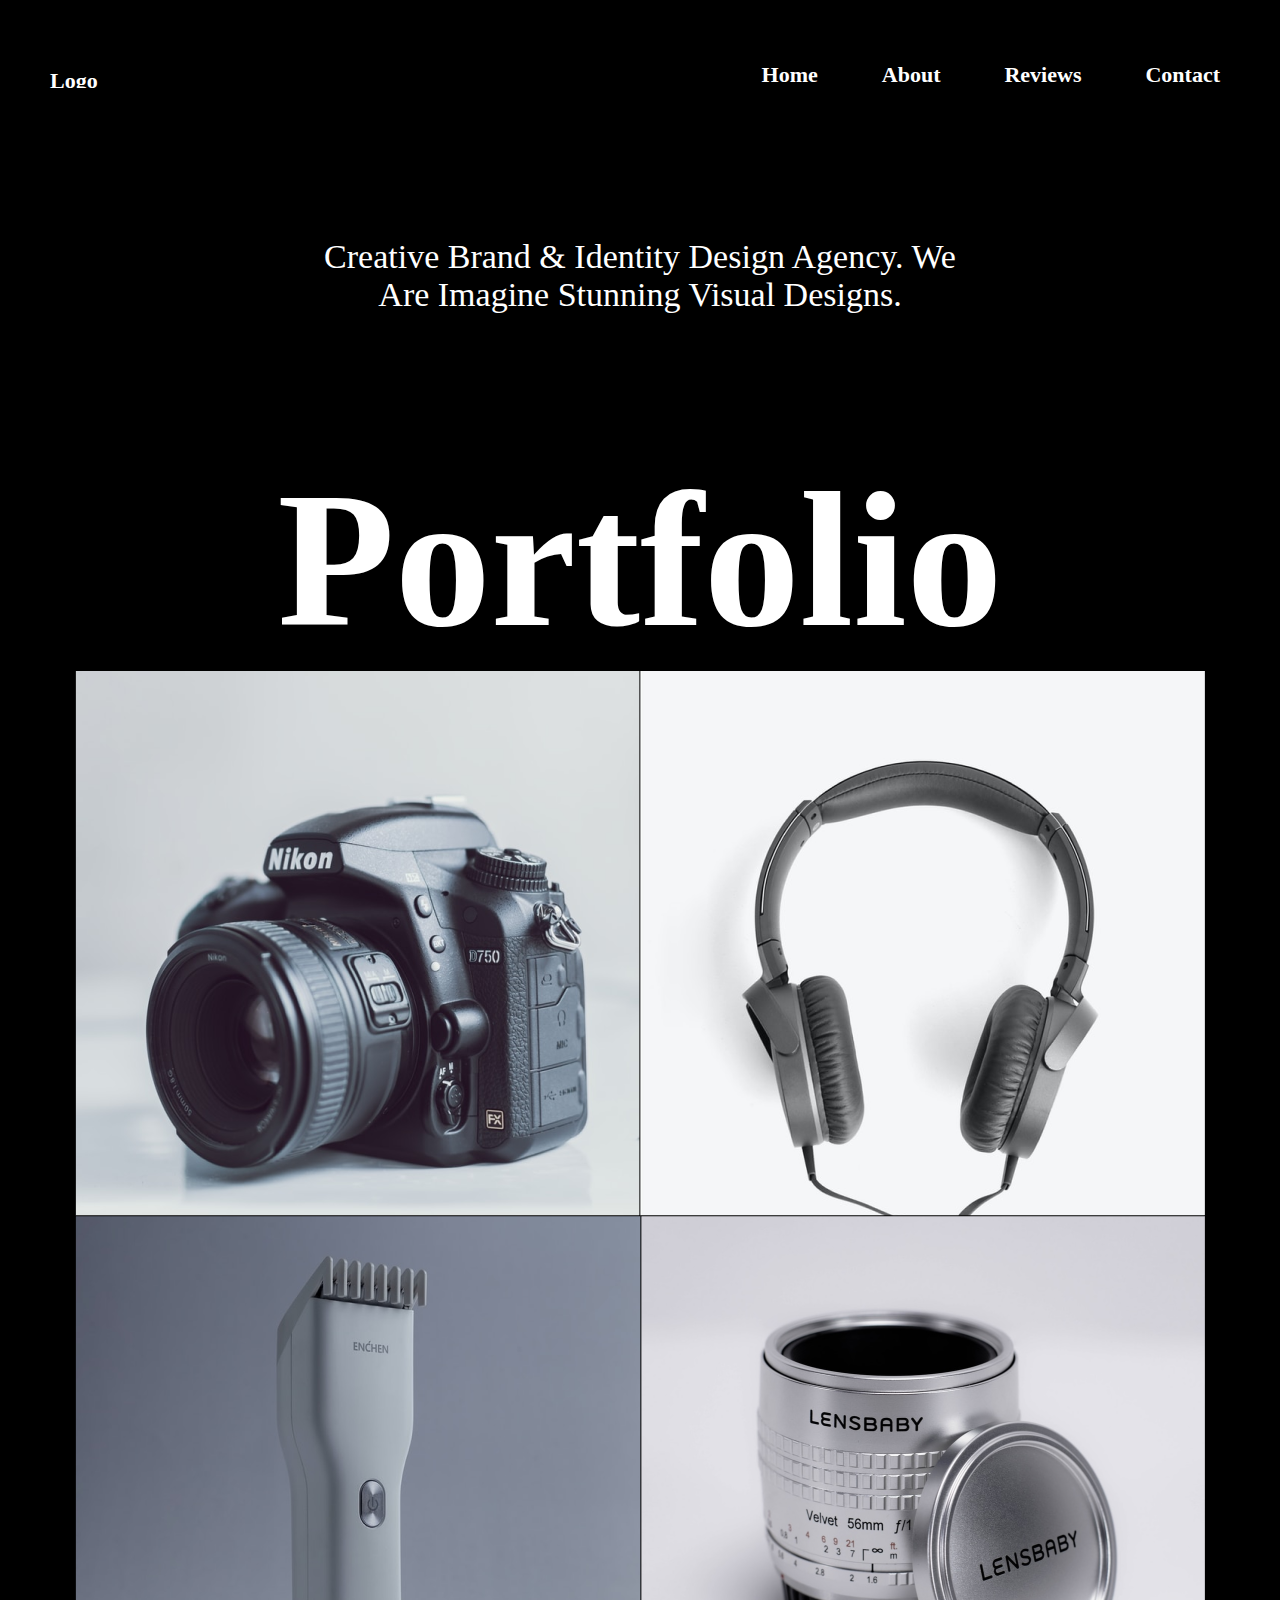
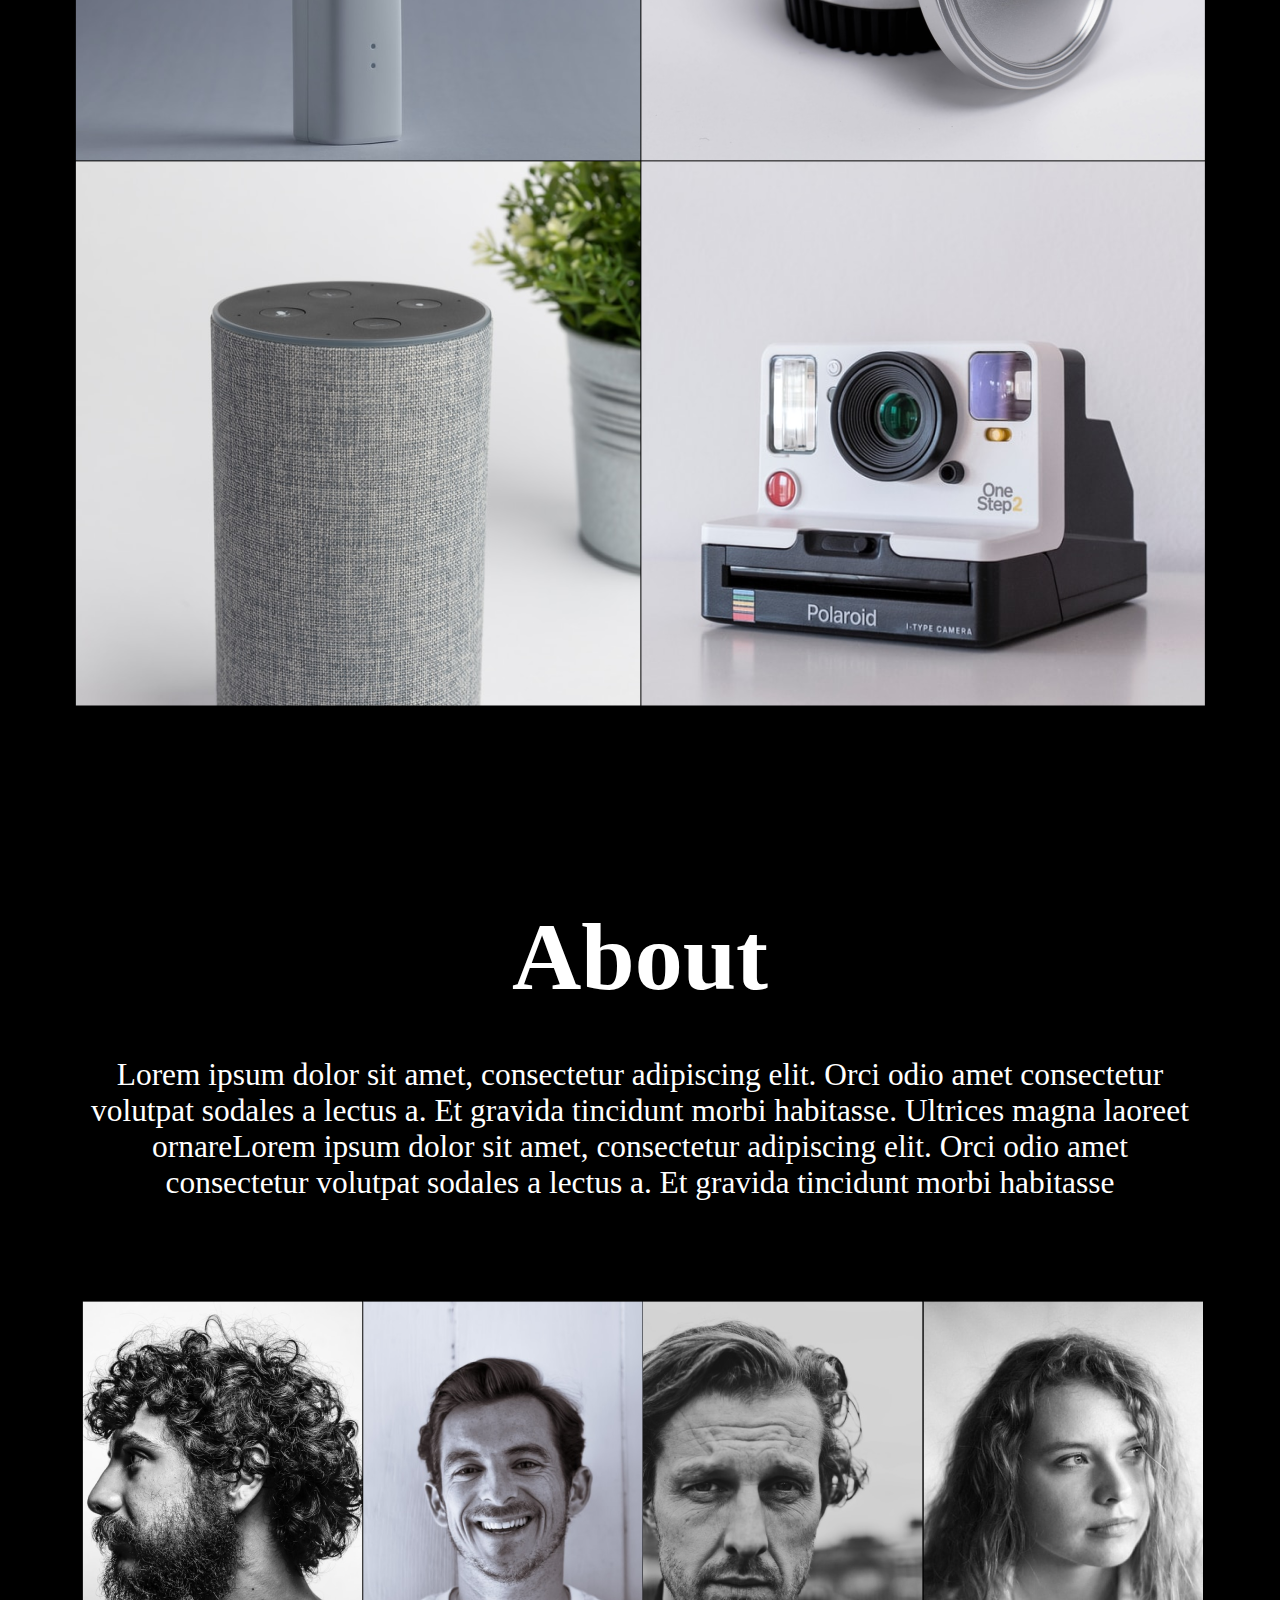
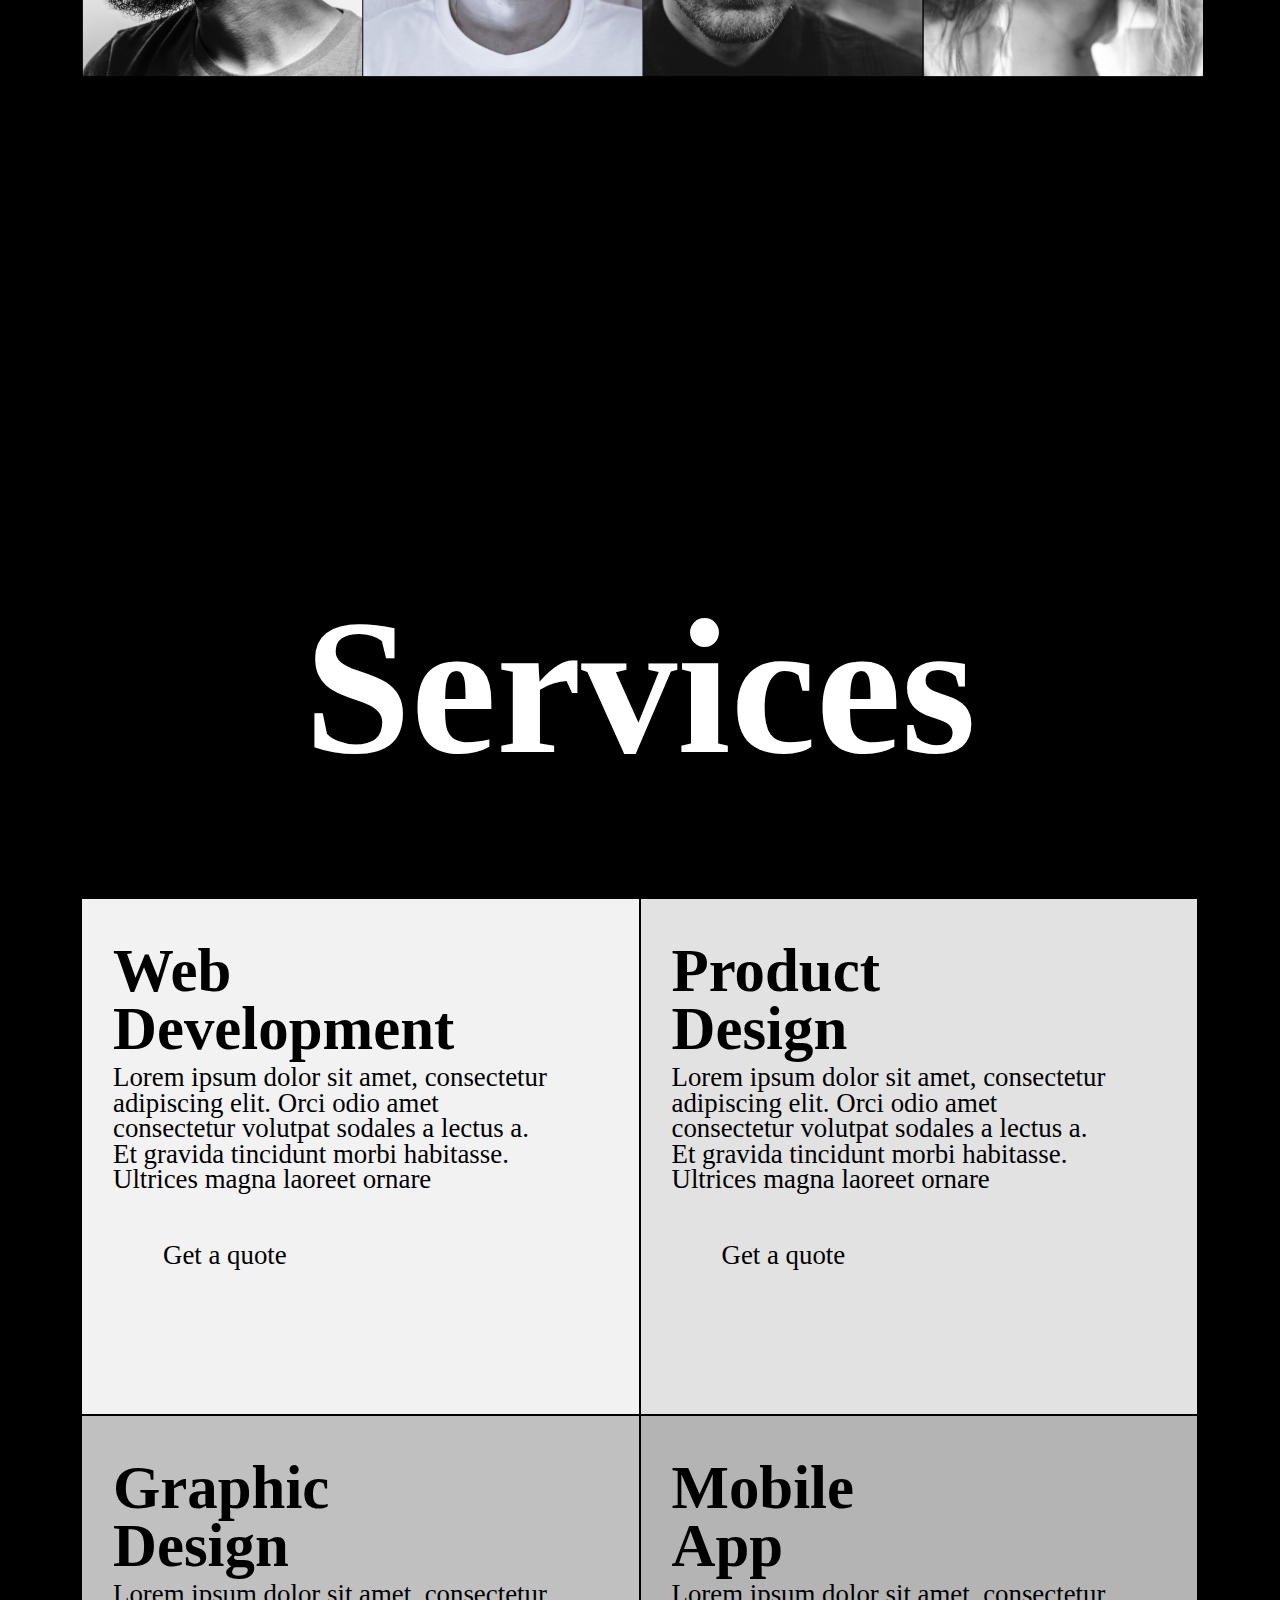
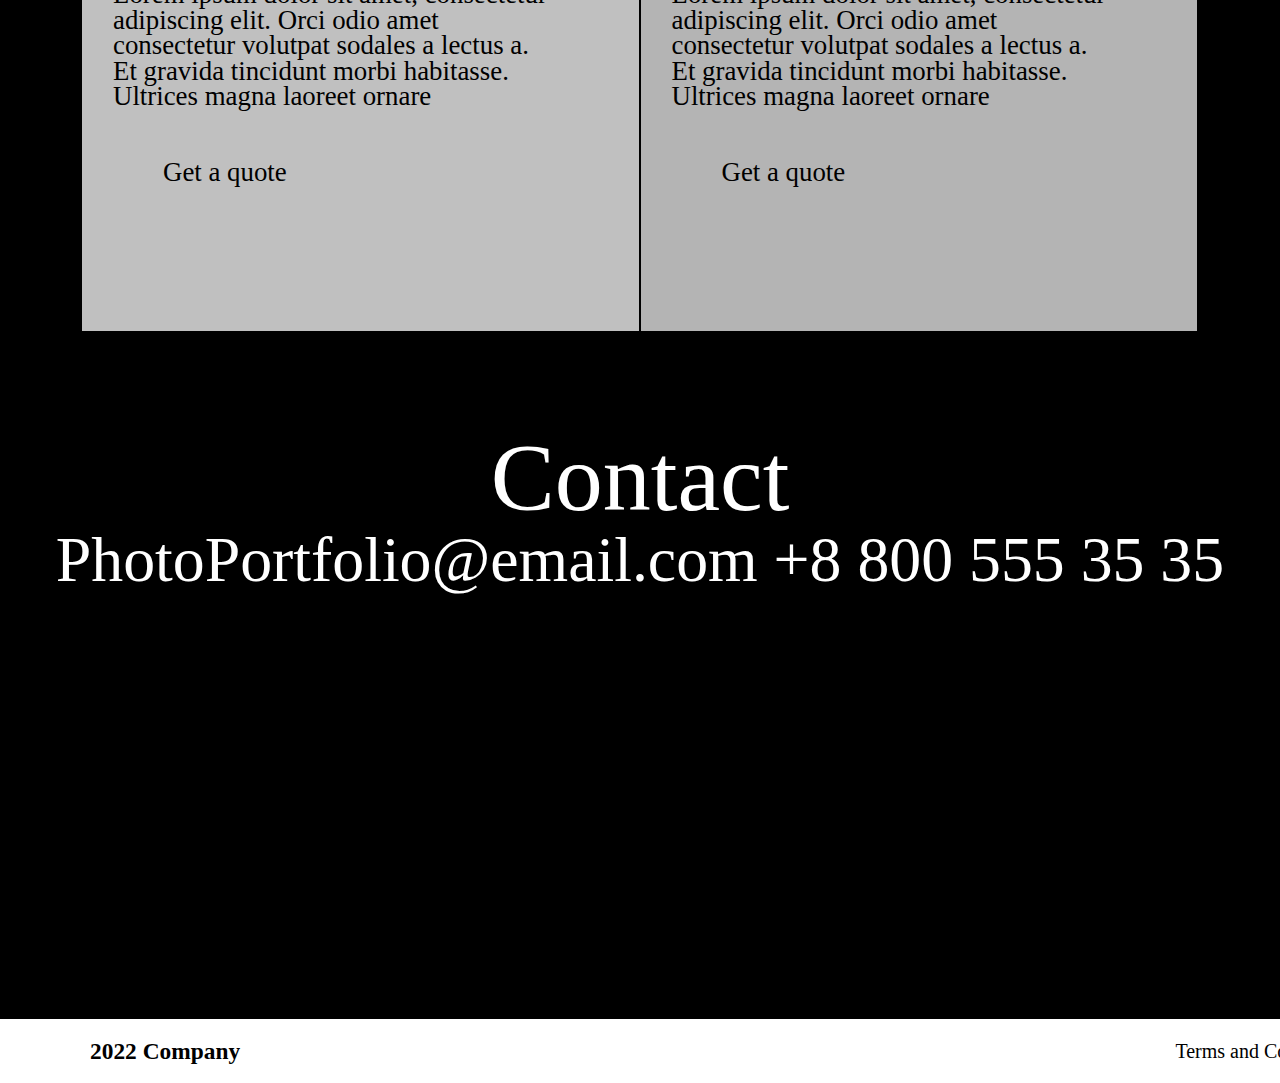
<file: index.html>
<!doctype html>
<html lang="en">

<head>
    <meta charset="UTF-8">
    <meta name="viewport" content="width=device-width, user-scalable=no, initial-scale=1.0, maximum-scale=1.0, minimum-scale=1.0">
    <meta http-equiv="X-UA-Compatible" content="ie=edge">
    <title>Photogphi</title>
    <link rel="stylesheet" href="css/style.css">
</head>

<body>
    <div class="header-wrap">
        <header class="header">
            <div class="header-top">
                <a href="#">
                    <p class="logo1"> Logo</p>
                </a>
                <ul class="menu">
                    <li><a href="#">Home</a></li>
                    <li><a href="#">About</a></li>
                    <li><a href="#">Reviews</a></li>
                    <li><a href="#">Contact</a></li>
                </ul>
            </div>
            <div class="header-main">
                <p class="text">Creative Brand & Identity Design Agency. We <br>Are Imagine Stunning Visual Designs.</p>
            </div>
        </header>
    </div>
    <main class="content">
        <section class="portfolio">
            <div class="Portfolio-text">
                <h1>Portfolio</h1>
            </div>
            <div class="img">
                <img class="content__img" src="img/1.png" alt="Photo1">
                <img class="content__img" src="img/2.png" alt="Photo2">
                <img class="content__img" src="img/3.png" alt="Photo3">
                <img class="content__img" src="img/4.png" alt="Photo4">
                <img class="content__img" src="img/5.png" alt="Photo5">
                <img class="content__img" src="img/6.png" alt="Photo6">
            </div>
            <div class="about">
                <div class="about-text">
                    <h1>About</h1>
                    <p>Lorem ipsum dolor sit amet, consectetur adipiscing elit. Orci odio amet consectetur volutpat sodales a lectus a. Et gravida tincidunt morbi habitasse. Ultrices magna laoreet ornareLorem ipsum dolor sit amet, consectetur adipiscing
                        elit. Orci odio amet consectetur volutpat sodales a lectus a. Et gravida tincidunt morbi habitasse</p>
                    <div class="img-about">
                        <img class="image-about" src="img/8.png" alt="Phortret8">
                        <img class="image-about" src="img/9.png" alt="Phortret9">
                        <img class="image-about" src="img/10.png" alt="Phortret10">
                        <img class="image-about" src="img/11.png" alt="Phortret11">
                    </div>
                </div>
            </div>
        </section>
        <div class="services-block">
            <div class="services">
                <h1>Services</h1>
            </div>
        <div class="block">
                <div class="services-text" id="text0">
                <h2>Web <br> Development</h2>
                 <p>Lorem ipsum dolor sit amet, consectetur adipiscing elit. Orci odio amet consectetur volutpat sodales a lectus a. Et gravida tincidunt morbi habitasse. Ultrices magna laoreet ornare</p>
                <p><a href="#">Get a quote</a></p>
                </div>
                <div class="services-text1" id="text2">
                <h2>Product <br>Design</h2>
                <p>Lorem ipsum dolor sit amet, consectetur adipiscing elit. Orci odio amet consectetur volutpat sodales a lectus a. Et gravida tincidunt morbi habitasse. Ultrices magna laoreet ornare</p>
                <p><a href="#">Get a quote</a></p>
                </div>
                <div class="services-text2" id="text3">
                <h2>Graphic <br>Design</h2>
                <p>Lorem ipsum dolor sit amet, consectetur adipiscing elit. Orci odio amet consectetur volutpat sodales a lectus a. Et gravida tincidunt morbi habitasse. Ultrices magna laoreet ornare</p>
                <p><a href="#">Get a quote</a></p>
                </div>
                <div class="services-text3" id="text4">
                <h2>Mobile <br>App</h2>
                <p>Lorem ipsum dolor sit amet, consectetur adipiscing elit. Orci odio amet consectetur volutpat sodales a lectus a. Et gravida tincidunt morbi habitasse. Ultrices magna laoreet ornare</p>
                <p><a href="#">Get a quote</a></p>
            </div>
        </div>
        <div class="contact">
            <h1>Contact</h1>
            <p> PhotoPortfolio@email.com +8 800 555 35 35 </p>
        </div>
    </div>
    </main>
    <footer class="footer">
        <div class="footer-company">
            <h3>2022 Company</h3>
        </div>
        <div class="footer-text">
            <p>Terms  and Conditions</p>
            <p>Privacy Policy</p>
        </div>
    </footer>
</body>
</html>
</file>
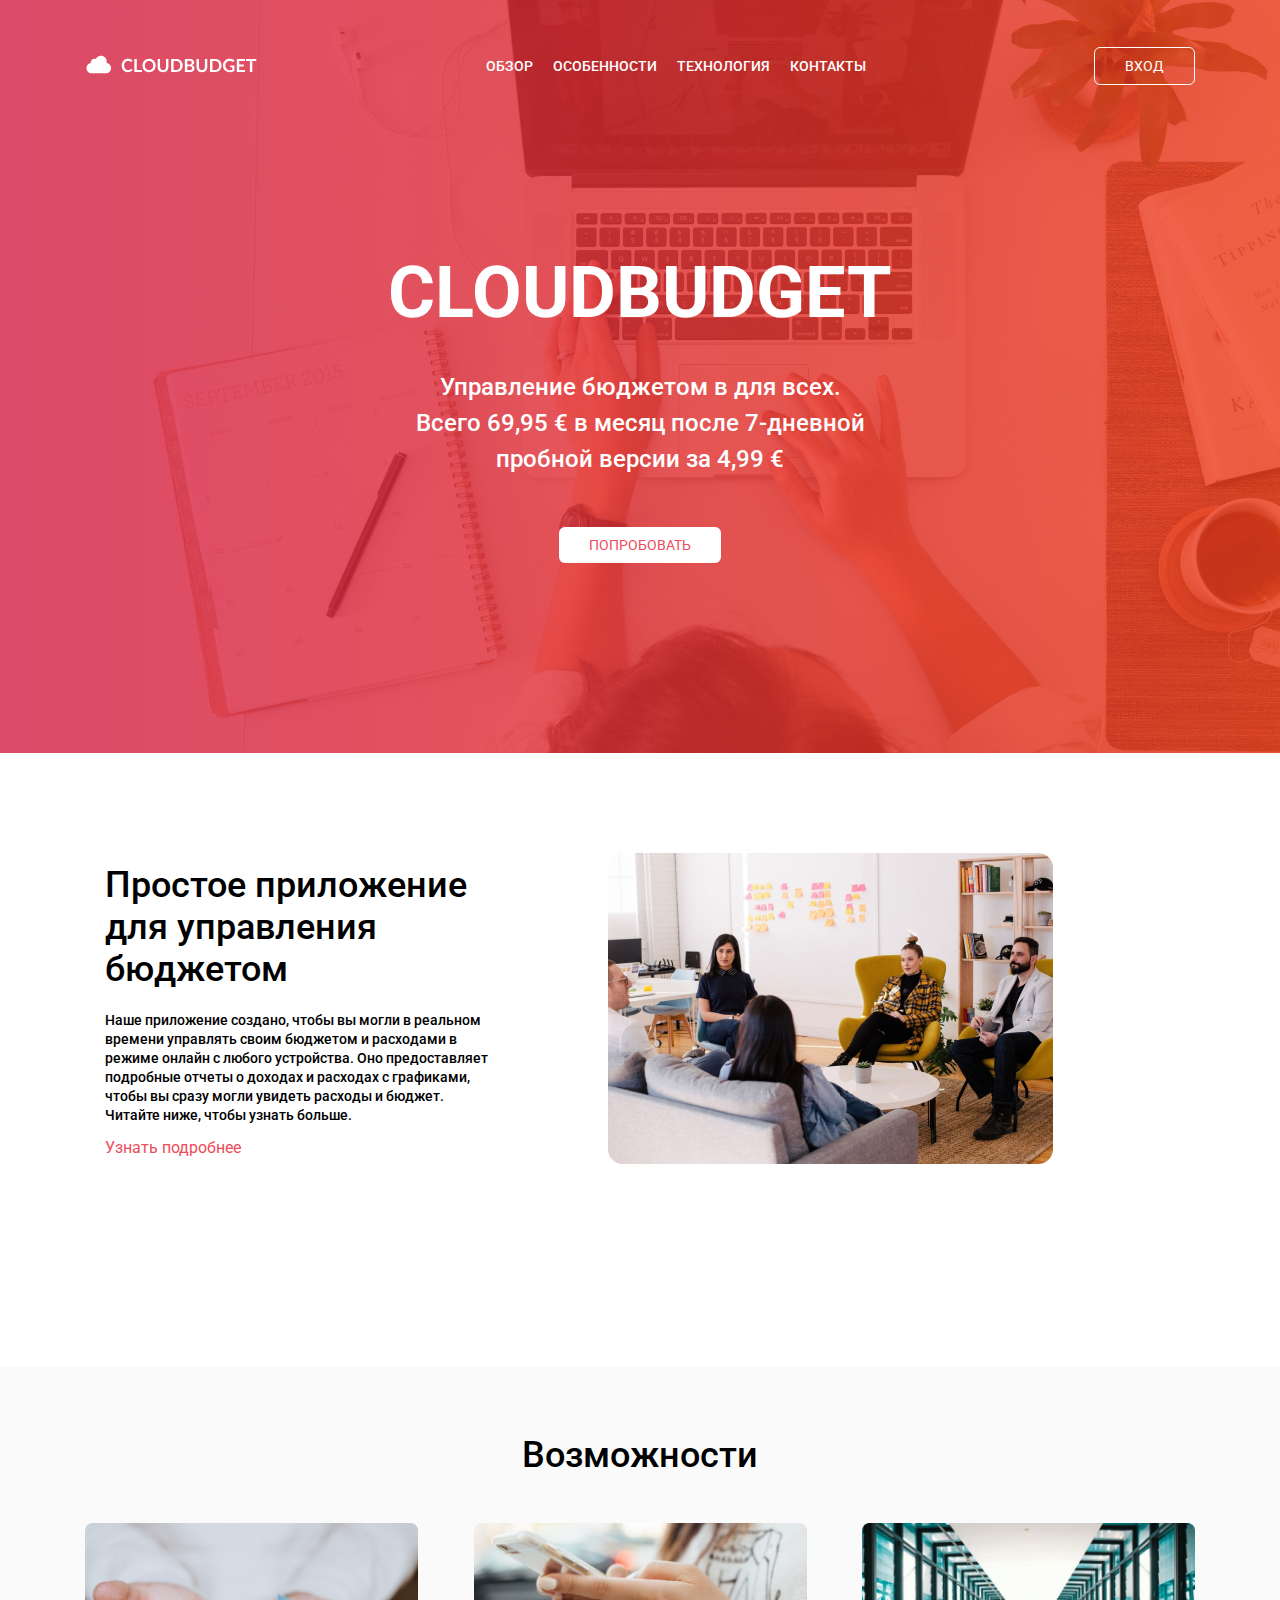
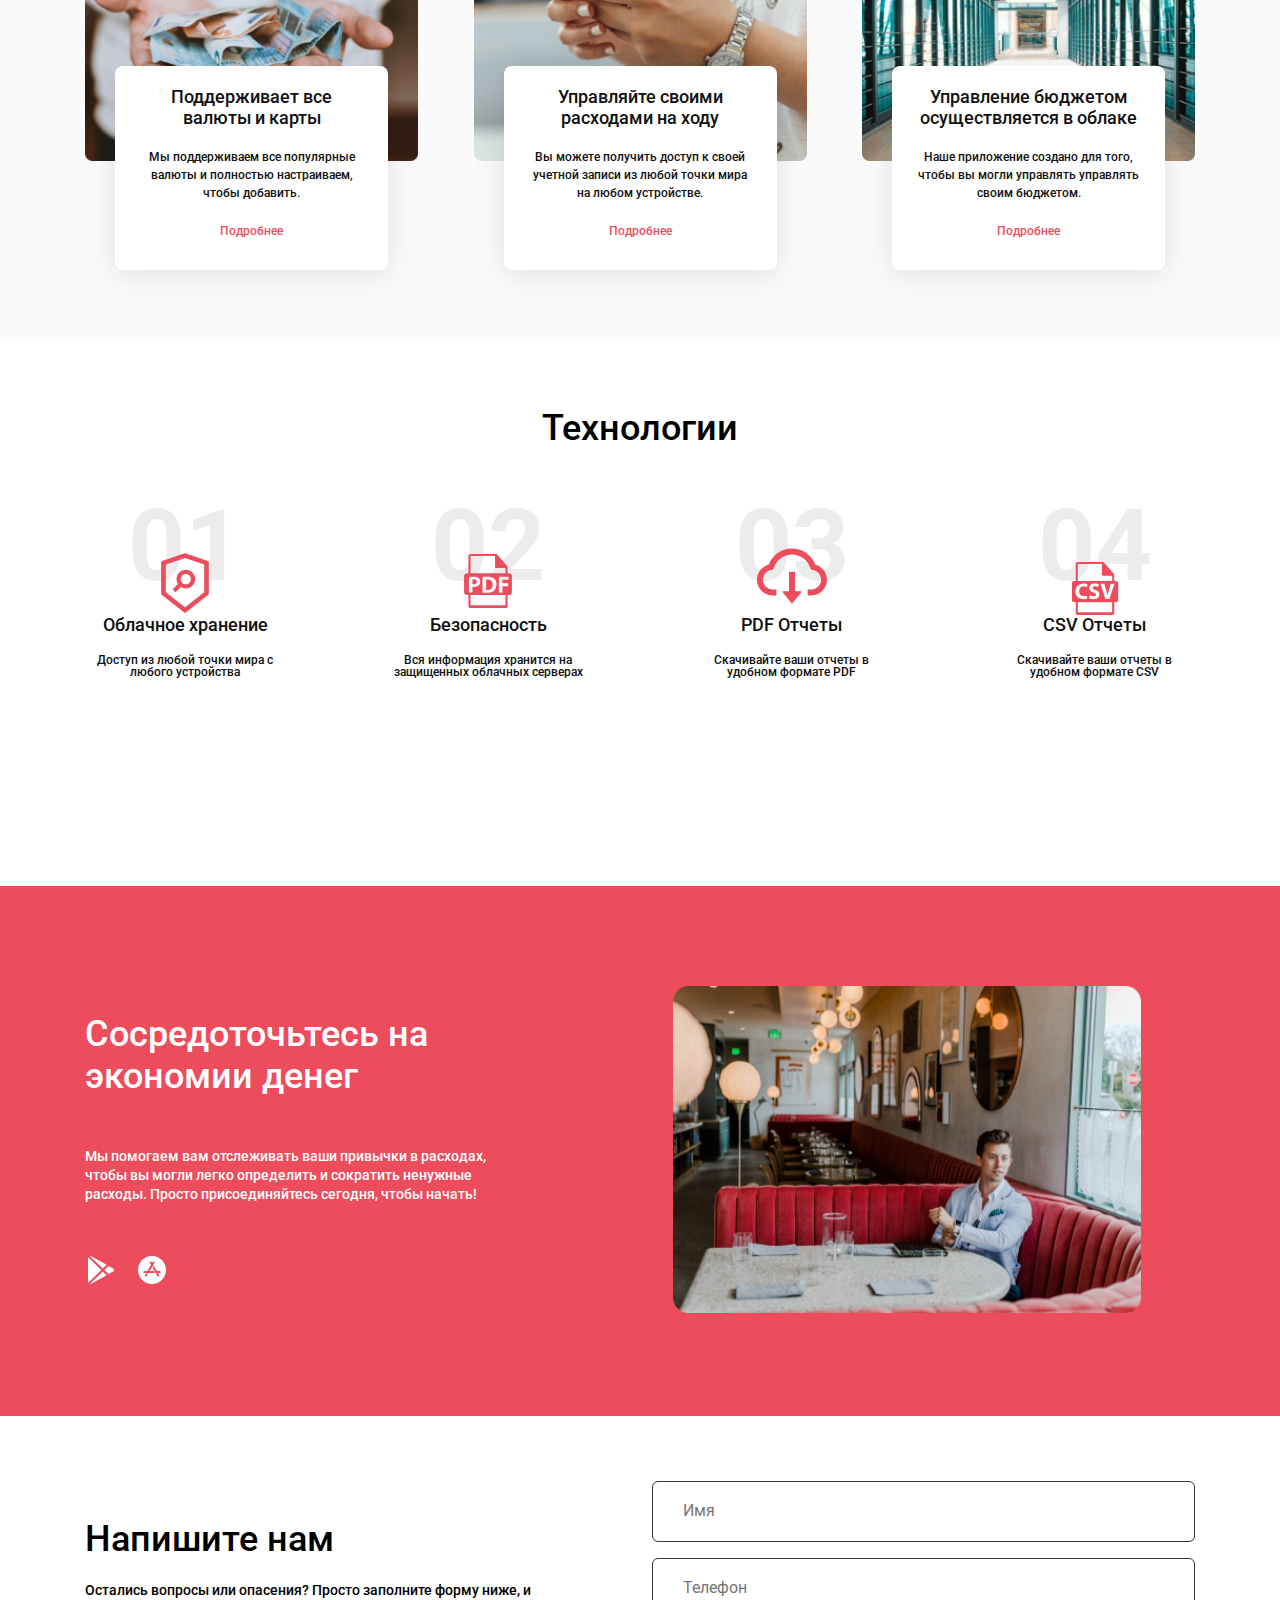
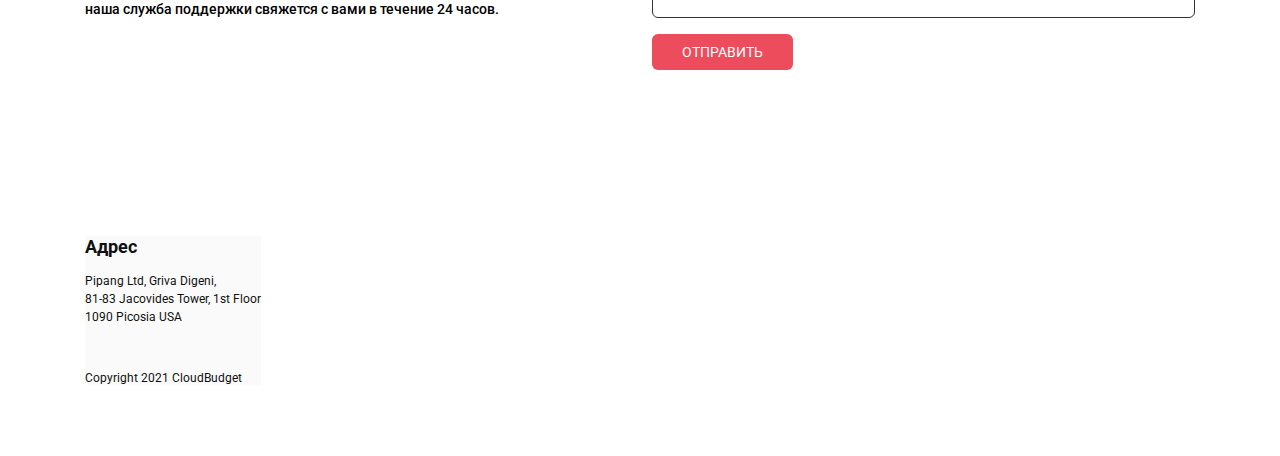
<file: git/index.html>
<!DOCTYPE html>
<html lang="en">
  <head>
    <meta charset="UTF-8" />
    <meta http-equiv="X-UA-Compatible" content="IE=edge" />
    <meta name="viewport" content="width=device-width, initial-scale=1.0" />
    <link rel="stylesheet" href="resets.css" />
    <link rel="stylesheet" href="normalize.css" />
    <link href="style.css" rel="stylesheet" />
    <title>CloudBudget</title>
  </head>
  <body>
    <!-- Верхний блог с Меню -->
    <section class="header-wrap">
      <div class="header-wrap__color">
        <header class="wrap">
          <!-- Меню с логотипом -->
          <div class="header-top">
            <!-- логотип -->
            <div class="header-top__logo">
              <a href=""><img src="logo.svg" alt="Logo" /></a>
            </div>
            <div class="header-top__menu">
              <ul class="menu">
                <li><a href="#">Обзор</a></li>
                <li><a href="#">Особенности</a></li>
                <li><a href="#">Технология</a></li>
                <li><a href="#">Контакты</a></li>
              </ul>
            </div>
            <div class="header-top__button">
              <a href="#" class="header-top__btn">Вход</a>
            </div>
          </div>
          <!-- Центральная чать первого блока -->
          <div class="header-content">
            <h1>CloudBudget</h1>
            <h2>
              Управление бюджетом в для всех. <br />
              Всего 69,95 € в месяц после 7-дневной <br />
              пробной версии за 4,99 € <br />
            </h2>
            <!-- кнопка -->
            <p><a href="#" class="header-content__btn">ПОПРОБОВАТЬ</a></p>
          </div>
        </header>
      </div>
    </section>
    <!-- первый блок -->
    <section class="about-wrap wrap">
      <div class="about-block">
        <!-- левая часть первого блока -->
        <div class="about-block__left">
          <h2 class="about-block__title">
            Простое приложение для управления бюджетом
          </h2>
          <p class="about-block__text">
            Наше приложение создано, чтобы вы могли в реальном времени управлять
            своим бюджетом и расходами в режиме онлайн с любого устройства. Оно
            предоставляет подробные отчеты о доходах и расходах с графиками,
            чтобы вы сразу могли увидеть расходы и бюджет. Читайте ниже, чтобы
            узнать больше.
          </p>
          <p><a class="about-block__link" href="#">Узнать подробнее</a></p>
        </div>
        <!-- правая часть первого блока -->
        <div class="about-block__right">
          <img class="about-block__right-img" src="Video_bg.png" alt="blog" />
        </div>
      </div>
    </section>

    <!-- 2 часть блока -->
    <section class="second-wrap">
      <h2>Возможности</h2>
      <!-- 1 блок 2й части -->
      <div class="second-wrap__block wrap">
        <!-- блоки -->
        <article class="second-wrap__items">
          <img class="second-wrap__img" src="Bg (1).png" alt="" />
          <div class="second-wrap__text">
            <h3>Поддерживает все валюты и карты</h3>
            <p>
              Мы поддерживаем все популярные валюты и полностью настраиваем,
              чтобы добавить.
            </p>
            <p><a href="#">Подробнее</a></p>
          </div>
        </article>
        <!-- 2 блок 2й части-->
        <div class="second-wrap__items">
          <img class="second-wrap__img" src="Bg (2).png" alt="" />
          <div class="second-wrap__text">
            <h3>Управляйте своими расходами на ходу</h3>
            <p class="second-wrap__text-p">
              Вы можете получить доступ к своей учетной записи из любой точки
              мира на любом устройстве.
            </p>
            <p><a href="#">Подробнее</a></p>
          </div>
        </div>
        <!-- 3 блок 2й части -->
        <div class="second-wrap__items">
          <img class="second-wrap__img" src="Bg (3).png" alt="" />
          <div class="second-wrap__text">
            <h3>Управление бюджетом осуществляется в облаке</h3>
            <p class="second-wrap__text-p">
              Наше приложение создано для того, чтобы вы могли управлять
              управлять своим бюджетом.
            </p>
            <p><a href="#">Подробнее</a></p>
          </div>
        </div>
      </div>
    </section>

    <!-- 3я часть  -->
    <div class="third-wrap">
      <h2>Технологии</h2>
      <div class="third-wrap__blocks wrap">
        <!-- 1 блок -->
        <div class="third-wrap__block">
          <div class="third-wrap__items">
            <p class="third-wrap__digits">01</p>
            <a href="#"><img src="searh.svg" alt="icons" /></a>
          </div>
          <h3 class="third-wrap__block-title">Облачное хранение</h3>
          <p class="third-wrap__block-text">
            Доступ из любой точки мира с любого устройства
          </p>
        </div>
        <!-- 2 блок -->
        <div class="third-wrap__block">
          <div class="third-wrap__items">
            <p class="third-wrap__digits">02</p>
            <a href="#"><img src="pdf.svg" alt="icons" /></a>
          </div>
          <h4 class="third-wrap__block-title">Безопасность</h4>
          <p class="third-wrap__block-text second-wrap__text-p">
            Вся информация хранится на защищенных облачных серверах
          </p>
        </div>
        <!-- 3 блок -->
        <div class="third-wrap__block">
          <div class="third-wrap__items">
            <p class="third-wrap__digits">03</p>
            <a href="#"><img src="download.svg" alt="icons" /></a>
          </div>
          <h4 class="third-wrap__block-title">PDF Отчеты</h4>
          <p class="third-wrap__block-text second-wrap__text-p">
            Скачивайте ваши отчеты в удобном формате PDF
          </p>
        </div>
        <!-- 4 блок -->
        <div class="third-wrap__block third-wrap__block4">
          <div class="third-wrap__items">
            <p class="third-wrap__digits">04</p>
            <a href="#"><img src="cvs.svg" alt="icons" /></a>
          </div>
          <h4 class="third-wrap__block-title">CSV Отчеты</h4>
          <p class="third-wrap__block-text second-wrap__text-p">
            Скачивайте ваши отчеты в удобном формате CSV
          </p>
        </div>
      </div>
    </div>

    <!-- 4 часть 1й секции   -->
    <div class="fourth-wrap">
      <div class="fourth-wrap-block wrap">
        <div class="fourth-wrap__left-block">
          <h2 class="fourth-wrap__title about-block__title">
            Сосредоточьтесь на экономии денег
          </h2>
          <p class="fourth-wrap__text about-block__text">
            Мы помогаем вам отслеживать ваши привычки в расходах, чтобы вы могли
            легко определить и сократить ненужные расходы. Просто
            присоединяйтесь сегодня, чтобы начать!
          </p>
          <a href="#"
            ><img
              class="fourth-wrap__img"
              src="ion-logo-google-playstore.svg"
              alt="Play"
          /></a>
          <a href="#"><img src="Alogo.svg" alt="Alogo" /></a>
        </div>
        <div class="fourth-wrap__right-block">
          <img class="fourth-wrap__right-img" src="Slider.png" alt="slider" />
        </div>
      </div>
    </div>

    <div class="fifth-wrap wrap">
      <div class="fifth-wrap__left">
        <h2 class="about-block__title">Напишите нам</h2>
        <p class="about-block__text">
          Остались вопросы или опасения? Просто заполните форму ниже, и наша
          служба поддержки свяжется с вами в течение 24 часов.
        </p>
      </div>
      <div class="fifth-wrap__right">
        <input class="input-txt" type="text" placeholder="Имя" />
        <input class="input-txt" type="text" placeholder="Телефон" />
        <input type="submit" name="send" class="red-btn" value="Отправить" />
      </div>
    </div>
    <footer class="footer-block wrap">
      <div class="footer-blocks">
        <h2 class="footer-block__title">Адрес</h2>
        <p class="footer-block__text">
          Pipang Ltd, Griva Digeni,<br />
          81-83 Jacovides Tower, 1st Floor <br />
          1090 Picosia USA
        </p>
        <p class="footer-block__copyright">Copyright 2021 CloudBudget</p>
      </div>
    </footer>
  </body>
</html>
</file>
<file: css/style.css>
* {
  margin: 0;
  padding: 0;
  box-sizing: border-box;
}
html {
  font-family: "Inter";
}
body {
  background: #000000;
  color: #ffffff;
}
@font-face {
  font-family: "Inter", "sans-serif";
  src: local("Inter");
  src: url("../font/Inter-Medium.ttf");
}
.header {
  height: 450px;
}

.header-top p,
a {
  text-decoration: none;
  width: 63px;
  height: 27px;
  font-weight: 600;
  font-size: 22px;
  padding-top: 27px;
  padding-left: 50px;
  color: #ffffff;
  margin-bottom: -26px;
}

.menu {
  float: right;
  list-style: none;
  padding-top: 20px;
  padding-right: 50px;
}

.menu-li li a {
  text-decoration: none;
  font-weight: 400;
  font-size: 20px;
  color: #ffffff;
}

.menu li {
  display: inline;
  margin-right: 10px;
}

.header-top {
  overflow: hidden;
  padding-top: 15px;
  margin-bottom: 150px;
}

.header-main {
  width: 762.29px;
  height: 66px;
  font-weight: 400;
  font-size: 34px;
  margin: 0 auto;
  text-align: center;
}

.Portfolio-text {
  font-weight: 400;
  font-size: 96px;
  text-align: center;
}

.img {
  /* убирает отступы между картинками и оставляет на 2х столбиках */
  display: flex;
  flex-wrap: wrap;
  margin: 0 auto;
  margin-bottom: 205px;
  align-items: center;
  width: 1130px;
}

.about-text h1 {
  font-size: 96px;
  line-height: 95.52%;
  text-align: center;
  padding-bottom: 55px;
}

.about-text p {
  width: 1117.79px;
  font-weight: 300;
  font-size: 31.3802px;
  margin: 0 auto;
  text-align: center;
}

.img-about {
  width: 1117px;
  display: flex;
  flex-wrap: row;
  margin: 100px auto 500px auto;
}

.services {
  font-size: 96px;
  text-align: center;
}

.services-text,
.services-text1,
.services-text2,
.services-text3 {
  border: 0.5px solid black;
  height: 516.95px;
  color: #000000;
  width: 558.51px;
  box-sizing: border-box;
}

.services-text h2,
.services-text1 h2,
.services-text2 h2,
.services-text3 h2 {
  width: 496.72px;
  height: 116px;
  font-weight: 700;
  font-size: 60.8412px;
  line-height: 95.52%;
  padding: 43px 31px 25px 31px;
}

.services-text p,
.services-text1 p,
.services-text2 p,
.services-text3 p {
  font-weight: 400;
  font-size: 26.8575px;
  line-height: 95.52%;
  padding: 50px 31px 0 31px;
  width: 496.72px;
}

.services-text a,
.services-text1 a,
.services-text2 a,
.services-text3 a {
  font-weight: 400;
  font-size: 26.8575px;
  line-height: 95.52%;
  width: 149px;
  height: 26px;
  color: #000000;
  text-decoration: none;
}
.block {
  display: flex;
  flex-wrap: wrap;
  margin: 100px auto;
  width: 1118px;
}
.contact {
  text-align: center;
  height: 587px;
}
.contact h1 {
  font-weight: 400;
  font-size: 96px;
  line-height: 95.52%;
  text-align: center;
}
.contact p {
  font-weight: 400;
  font-size: 63.7913px;
}
.footer {
  width: 1519px;
  height: 64.09px;
  background: #ffffff;
  color: #000000;
  display: flex;
  align-items: center;
  justify-content: space-between;
}
.footer-company {
  margin-left: 90px;
  font-weight: 600;
  font-size: 20px;
}
.footer-text {
  display: flex;
  font-weight: 300;
  font-size: 20px;
  margin-right: 50px;
}
#Terms {
  margin-right: 50px;
}
#text0 {
  background: #f2f2f2;
}
#text2 {
  background: #e2e2e2;
}
#text3 {
  background: #c0c0c0;
}
#text4 {
  background: #b4b4b4;
}

@media (max-width: 450px) {
  html{
    box-sizing: inherit;
  }
  .menu-li li a {
    font-size: 15px;
  }
  .header-top p,
  a {
    font-size: 15px;
    padding-top: 22px;
    padding-left: 10px;
  }
  header-top{
    padding-left:14px;
  }
  .menu {
    padding-right: 5px;
  }
  .header-main,
  .about-text p {
    width: auto;
    font-size: 20px;
    padding: 0 10px;
  }
  .Portfolio-text,
  .about-text h1,
  .services,
  .contact h1 {
    font-size: 40px;
  }
  .content__img {
    height: 180px;
    width: 180px;
  }
  .img {
    width: auto;
    margin-bottom: 200px;
  }
  .image-about {
    height: 180px;
    width: 180px;
  }
  .img-about {
    display:flex;
    flex-wrap:wrap;
    margin: 50px 0 133px 0;
    width:auto;
  }

  .services-text,
  .services-text1,
  .services-text2,
  .services-text3 {
    border: 0.5px solid black;
    height: 300.95px;
    color: #000000;
    width: 178.51px;
  }

  .services-text h2,
  .services-text1 h2,
  .services-text2 h2,
  .services-text3 h2 {
    width: 496.72px;
    height: 116px;
    font-weight: 700;
    font-size: 20.8412px;
    padding: 43px 31px 25px 31px;
  }

  .services-text p,
  .services-text1 p,
  .services-text2 p,
  .services-text3 p {
    font-weight: 400;
    font-size: 14.8575px;
    padding: 0 31px 16px 31px;
    width: 200.72px;
  }

  .services-text a,
  .services-text1 a,
  .services-text2 a,
  .services-text3 a {
    font-weight: 400;
    font-size: 15.8575px;
  }
  .block {
    margin:30px auto 125px auto;
    width: auto;
  }
  .contact p {
    font-size: 24px;
    align-items:center;
  }
  .footer {
    width: 100%;
    height: 64.09px;
  }
  .footer-company {
    margin-left: 40px;
    font-size: 12px;
  }
  .footer-text {
    font-size: 12px;
    margin-right: 10px;
    gap:19px;
  }
  .contact {
    height: 229px;
  }
}
</file>
<file: git/style.css>
@import url("https://fonts.googleapis.com/css2?family=Roboto:wght@400;500;700&display=swap");

body {
  font-family: "Roboto", sans-serif;
}

.header-wrap {
  background: url(Rectangle\ 3.png) top center no-repeat;
  block-size: cover;
}
.header-wrap__color {
  background: linear-gradient(
    90deg,
    rgba(213, 32, 71, 0.8) 0%,
    rgba(238, 61, 27, 0.8) 100%
  );
  padding: 50px 0 200px 0;
}
a {
  color: #ed4c5c;
  text-decoration: none;
}
a:hover {
  text-decoration: underline;
}
.wrap {
  max-width: 1110px;
  min-height: 320px;
  margin: 0 auto;
  padding: 0 15px;
}
.header-top {
  display: flex;
  justify-content: space-between;
  align-items: center;
  margin-bottom: 175px;
}
.menu {
  display: flex;
  flex-wrap: wrap;
}
.menu li a {
  padding: 10px;
  color: #fff;
  text-decoration: none;
  text-transform: uppercase;
  font-weight: 500;
  font-size: 14px;
}
.menu li a:hover {
  text-decoration: underline;
}
.header-top__btn {
  padding: 10px 30px;
  color: #fff;
  font-size: 14px;
  text-decoration: none;
  text-transform: uppercase;
  border: 1px solid #fff;
  border-radius: 6px;
}
.header-content {
  text-align: center;
  color: #fff;
}
.header-content h1 {
  font-size: 72px;
  text-transform: uppercase;
  font-weight: 700;
  margin-bottom: 40px;
}
.header-content h2 {
  font-size: 24px;
  font-weight: 500;
  line-height: 1.5;
  margin-bottom: 60px;
}
.header-content__btn {
  background: #fff;
  text-decoration: none;
  color: #ed4c5c;
  text-transform: uppercase;
  padding: 10px 30px;
  font-size: 14px;
  border-radius: 6px;
}
.about-wrap {
  padding: 100px 20px;
  width: 90%;
}
.about-block {
  display: flex;
  margin-bottom: 100px;
  padding: 0 20px;
}
.about-block__left,
.about-block__right {
  width: 37%;
  margin-right: 10%;
  align-self: center;
}
.about-block__right-img {
  max-width: calc(100% + 90px);
}
.about-block__title {
  font-size: 36px;
  line-height: 42px;
  font-weight: 500;
  margin-bottom: 21px;
}

.about-block__text {
  font-size: 14px;
  font-weight: 500;
  margin-bottom: 15px;
  line-height: 19px;
}
.second-wrap {
  background: #fafafa;
  padding: 70px 0;
}
.second-wrap h2 {
  text-align: center;
  font-size: 36px;
  font-weight: 500;
  padding-bottom: 50px;
}
.second-wrap__block {
  display: flex;
  justify-content: space-between;
  gap: 1rem;
}
.second-wrap__items {
  max-width: 30%;
  text-align: center;
  color: #101010;
  display: flex;
  flex-direction: column;
}
.second-wrap__text {
  background: #ffffff;
  box-shadow: 0px 5px 30px rgba(0, 0, 0, 0.1);
  border-radius: 8px;
  padding: 20px 25px 10px 25px;
  margin: -95px 30px 0 30px;
  z-index: 1;
  position: relative;
  flex-grow: 1;
}
.second-wrap__text h3 {
  font-weight: 500;
  font-size: 18px;
  margin-bottom: 20px;
  line-height: 21px;
}
.second-wrap__text p {
  font-weight: 500;
  font-size: 12px;
  margin-bottom: 20px;
  line-height: 18px;
}
.third-wrap__blocks {
  display: flex;
  justify-content: space-between;
}
.third-wrap {
  padding: 70px 0;
}
.third-wrap h2 {
  text-align: center;
  font-size: 36px;
  font-weight: 500;
  padding-bottom: 50px;
}
.third-wrap__items {
  margin-bottom: 1 rem;
  font-weight: 700;
  font-size: 100px;
  text-align: center;
  color: rgba(16, 16, 16, 0.08);
  position: relative;
}
.third-wrap__block {
  text-align: center;
  max-width: 200px;
  color: #101010;
}
.third-wrap__items img {
  position: absolute;
  bottom: -20px;
  left: 50%;
  transform: translateX(-50%);
}
.third-wrap__block-title {
  font-weight: 500;
  font-size: 18px;
  margin: 20px 0 20px 0;
}
.third-wrap__block-text {
  font-weight: 500;
  font-size: 12px;
}
.fourth-wrap {
  background: #ed4c5c;
  color: #fff;
  padding: 0 20px;
}
.fourth-wrap-block {
  display: flex;
  justify-content: space-between;
  padding: 100px 20px;
}
.fourth-wrap__left-block,
.fourth-wrap__right-block {
  width: 37%;
  margin-right: 10%;
  align-self: center;
}
.fourth-wrap__text {
  margin: 50px 0;
}
.fourth-wrap__img {
  margin-right: 15px;
}
.fourth-wrap__right-img {
  width: calc(92% + 90px);
}
.fifth-wrap {
  display: flex;
}
.input-txt {
  box-sizing: border-box;
  width: 100%;
  border: 1px solid #333333;
  border-radius: 6px;
  display: block;
  padding: 20px 30px;
  margin-bottom: 1rem;
  /* убрать подсвечивание */
  outline: none;
}
.fifth-wrap__left {
  width: 42%;
  margin-right: 10%;
  align-self: center;
}
.fifth-wrap__right {
  width: 50%;
  align-self: center;
}
.red-btn {
  background: #ed4c5c;
  text-decoration: none;
  color: #fff;
  text-transform: uppercase;
  padding: 10px 30px;
  font-size: 14px;
  border-radius: 6px;
  border: none;
  cursor: pointer;
}
.red-btn:hover {
  text-decoration: underline;
}
.footer-blocks {
  float: left;
  margin: 100px 0;
  background: #fafafa;
  color: #101010;
}
.footer-block__title {
  font-weight: 700;
  font-size: 18px;
  line-height: 22px;
}
.footer-block__text {
  font-weight: 400;
  font-size: 12px;
  line-height: 150%;
  margin: 14px 0 45px 0;
}
.footer-block__copyright {
  font-weight: 400;
  font-size: 12px;
  line-height: 14px;
}
@media (max-width: 800px) {
  /* header */
  .header-top {
    flex-direction: column;
  }
  .header-top__logo {
    order: 1;
    align-self: flex-start;
  }
  .header-top__menu {
    order: 3;
  }
  .header-top__button {
    order: 2;
    align-self: flex-end;
    margin: -23px 0 50px 0;
  }
  .menu li {
    margin-bottom: 15px;
  }
  .menu {
    justify-content: center;
  }
  .header-wrap__color {
    padding-top: 20px;
  }
  .about-block {
    padding: -10px;
  }
  .about-block__left,
  .about-block__right {
    width: 45%;
    margin-right: 2%;
    align-self: center;
  }
  .about-block__right-img {
    max-width: calc(90% + 85px);
  }
  .about-block__title {
    font-size: 25px;
  }
  .about-block__text {
    font-size: 14px;
    font-weight: 300;
  }
  .second-wrap__block {
    flex-direction: column;
    gap: 3rem;
    align-items: center;
  }
  .second-wrap__items {
    max-width: 350px;
    flex-direction: column;
  }
  .third-wrap__blocks {
    justify-content: space-around;
    flex-wrap: wrap;
  }
  .third-wrap__block {
    max-width: 40%;
  }
  .fourth-wrap__title {
    font-size: 25px;
  }
  .fourth-wrap__text {
    font-size: 14px;
    font-weight: 300;
    margin: 30px 0;
  }
  .fifth-wrap {
    margin-top: 100px;
    flex-direction: column;
    align-self: center;
  }
  .fifth-wrap__right {
    width: 52%;
  }
}
@media (max-width: 600px) {
  .header-content h1 {
    font-size: calc(80% + 25px);
  }
  .header-top {
    margin-bottom: 75px;
  }
  .header-content h2 {
    font-size:calc(80% + 5px);
  }
  .about-wrap{
    padding: 50px 20px;
  }
  .about-block {
    flex-direction: column;
    text-align: center;
  }
  .about-block__left,
  .about-block__right {
    width: 100%;
    align-self: center;
  }
  .about-block__right-img {
    max-width:100%;
  }
  .about-block__left {
    margin-bottom: 20px;
  }
  .second-wrap__img{
    width: 100%;
  }
  .fourth-wrap-block {
    flex-direction: column-reverse;
    text-align: center;
    padding: 40px 20px;
  }
  .fourth-wrap__left-block,
  .fourth-wrap__right-block {
    width: 100%;
    align-self: center;
    margin: 0;
  }
  .fourth-wrap__left-block {
    margin: 20px 0 0 0 ;
  }
  .fourth-wrap__title {
    font-size: 30px;
  }
  .fourth-wrap__right-img {
    width: 100%;
  }
  .fifth-wrap{
    text-align: center;
    
  }
  .fifth-wrap__left,
  .fifth-wrap__right  {
    width: 80%;
    margin: 0;
  }
}
</file>
<file: git/resets.css>
/* line 1, ../../../../Users/User/Desktop/portfolio/project-2/src/sass/resets.scss */
html, body, div, span, applet, object, iframe,
h1, h2, h3, h4, h5, h6, p, blockquote, pre,
a, abbr, acronym, address, big, cite, code,
del, dfn, em, img, ins, kbd, q, s, samp,
small, strike, strong, sub, sup, tt, var,
b, u, i, center,
dl, dt, dd, ol, ul, li,
fieldset, form, label, legend,
table, caption, tbody, tfoot, thead, tr, th, td,
article, aside, canvas, details, embed,
figure, figcaption, footer, header, hgroup,
menu, nav, output, ruby, section, summary,
time, mark, audio, video {
  margin: 0;
  padding: 0;
  border: 0;
  font-size: 100%;
  font: inherit;
  vertical-align: baseline;
}

/* line 21, ../../../../Users/User/Desktop/portfolio/project-2/src/sass/resets.scss */
article, aside, details, figcaption, figure,
footer, header, hgroup, menu, nav, section {
  display: block;
}

/* line 25, ../../../../Users/User/Desktop/portfolio/project-2/src/sass/resets.scss */
html {
  height: 100%;
}

/* line 28, ../../../../Users/User/Desktop/portfolio/project-2/src/sass/resets.scss */
body {
  line-height: 1;
}

/* line 31, ../../../../Users/User/Desktop/portfolio/project-2/src/sass/resets.scss */
ol, ul {
  list-style: none;
}

/* line 34, ../../../../Users/User/Desktop/portfolio/project-2/src/sass/resets.scss */
blockquote, q {
  quotes: none;
}

/* line 37, ../../../../Users/User/Desktop/portfolio/project-2/src/sass/resets.scss */
blockquote:before, blockquote:after,
q:before, q:after {
  content: '';
  content: none;
}

/* line 42, ../../../../Users/User/Desktop/portfolio/project-2/src/sass/resets.scss */
table {
  border-collapse: collapse;
  border-spacing: 0;
}

/*# sourceMappingURL=resets.css.map */
</file>
